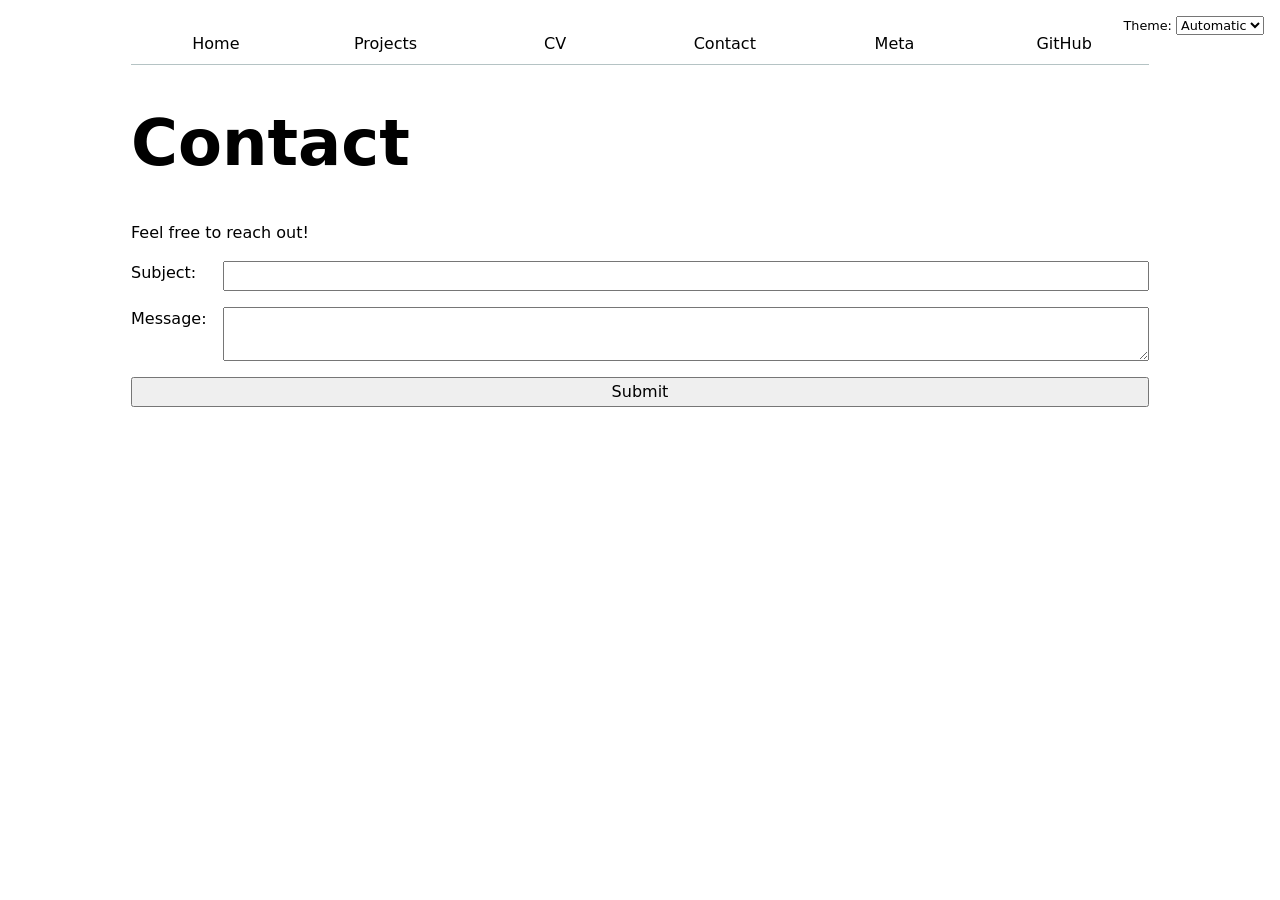
<file: contact/index.html>
<!DOCTYPE html>
<html lang="en">
<head>
    <meta charset="UTF-8">
    <meta name="viewport" content="width=device-width, initial-scale=1.0">
    <title>Contact - David Oh</title>
    <link rel="stylesheet" href="../style.css">
    <script type="module" src="../global.js"></script>
</head>
<body>

    <h1>Contact</h1>
    <p>Feel free to reach out!</p>

    <form action="mailto:dho001@ucsd.edu">
        <label>
            Subject:
            <input name="subject">
        </label>
        
        <label>
            Message:
            <textarea name="body"></textarea>
        </label>
        
        <button>Submit</button>
    </form>
</body>
</html>
</file>
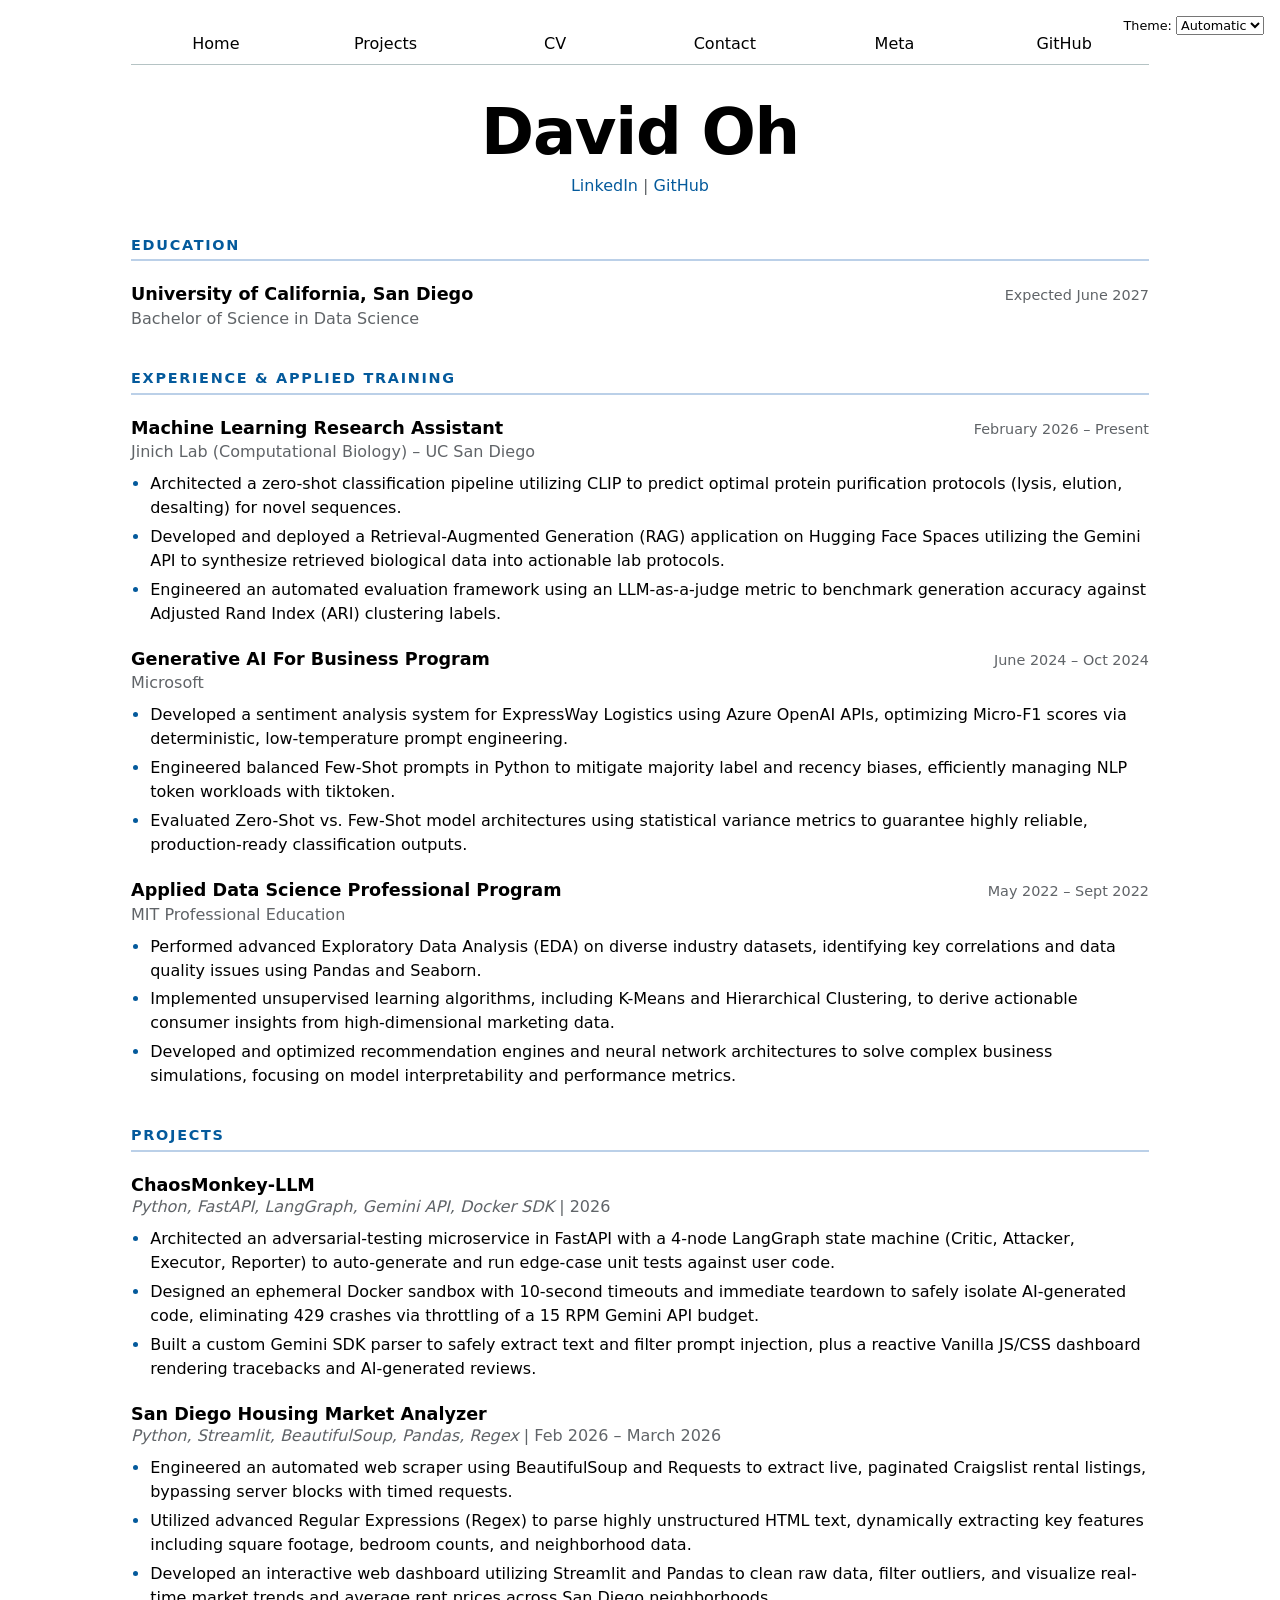
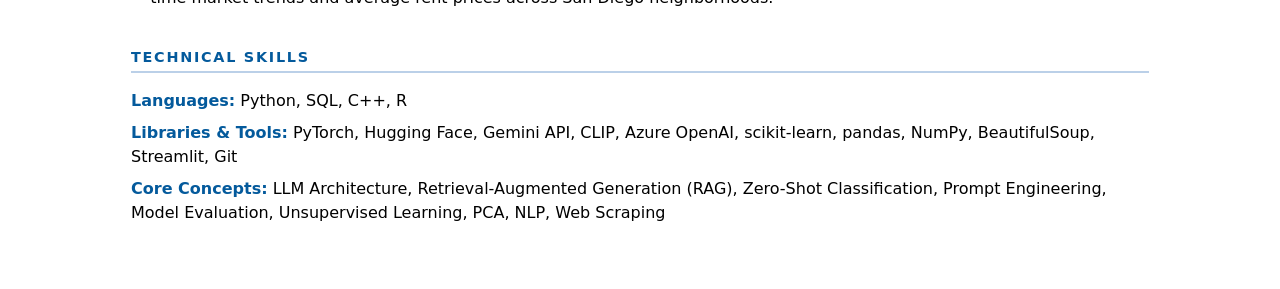
<file: cv/index.html>
<!DOCTYPE html>
<html lang="en">
<head>
    <meta charset="UTF-8">
    <meta name="viewport" content="width=device-width, initial-scale=1.0">
    <title>David Oh - Resume</title>
    <link rel="stylesheet" href="../style.css">
    <script type="module" src="../global.js"></script>
</head>
<body class="cv">

    <header>
        <h1>David Oh</h1>
        <p> 
            <a href="https://www.linkedin.com/in/david-oh-5b169a249" target="_blank">LinkedIn</a> | 
            <a href="https://github.com/hohdavid" target="_blank">GitHub</a>
        </p>
    </header>

    <hr>

    <section>
        <h2>Education</h2>
        <article>
            <header>
                <h3>University of California, San Diego</h3>
                <p>Bachelor of Science in Data Science</p>
                <p>Expected <time datetime="2027-06">June 2027</time></p>
            </header>
        </article>
    </section>

    <hr>

    <section>
        <h2>Experience & Applied Training</h2>
        
        <article>
            <header>
                <h3>Machine Learning Research Assistant</h3>
                <p>Jinich Lab (Computational Biology) – UC San Diego</p>
                <p><time datetime="2026-02">February 2026</time> – Present</p>
            </header>
            <ul>
                <li>Architected a zero-shot classification pipeline utilizing CLIP to predict optimal protein purification protocols (lysis, elution, desalting) for novel sequences.</li>
                <li>Developed and deployed a Retrieval-Augmented Generation (RAG) application on Hugging Face Spaces utilizing the Gemini API to synthesize retrieved biological data into actionable lab protocols.</li>
                <li>Engineered an automated evaluation framework using an LLM-as-a-judge metric to benchmark generation accuracy against Adjusted Rand Index (ARI) clustering labels.</li>
            </ul>
        </article>

        <article>
            <header>
                <h3>Generative AI For Business Program</h3>
                <p>Microsoft</p>
                <p><time datetime="2024-06">June 2024</time> – <time datetime="2024-10">Oct 2024</time></p>
            </header>
            <ul>
                <li>Developed a sentiment analysis system for ExpressWay Logistics using Azure OpenAI APIs, optimizing Micro-F1 scores via deterministic, low-temperature prompt engineering.</li>
                <li>Engineered balanced Few-Shot prompts in Python to mitigate majority label and recency biases, efficiently managing NLP token workloads with tiktoken.</li>
                <li>Evaluated Zero-Shot vs. Few-Shot model architectures using statistical variance metrics to guarantee highly reliable, production-ready classification outputs.</li>
            </ul>
        </article>

        <article>
            <header>
                <h3>Applied Data Science Professional Program</h3>
                <p>MIT Professional Education</p>
                <p><time datetime="2022-05">May 2022</time> – <time datetime="2022-09">Sept 2022</time></p>
            </header>
            <ul>
                <li>Performed advanced Exploratory Data Analysis (EDA) on diverse industry datasets, identifying key correlations and data quality issues using Pandas and Seaborn.</li>
                <li>Implemented unsupervised learning algorithms, including K-Means and Hierarchical Clustering, to derive actionable consumer insights from high-dimensional marketing data.</li>
                <li>Developed and optimized recommendation engines and neural network architectures to solve complex business simulations, focusing on model interpretability and performance metrics.</li>
            </ul>
        </article>
    </section>

    <hr>

    <section>
        <h2>Projects</h2>
        
        <article>
            <header>
                <h3>ChaosMonkey-LLM</h3>
                <p><em>Python, FastAPI, LangGraph, Gemini API, Docker SDK</em> | <time datetime="2026">2026</time></p>
            </header>
            <ul>
                <li>Architected an adversarial-testing microservice in FastAPI with a 4-node LangGraph state machine (Critic, Attacker, Executor, Reporter) to auto-generate and run edge-case unit tests against user code.</li>
                <li>Designed an ephemeral Docker sandbox with 10-second timeouts and immediate teardown to safely isolate AI-generated code, eliminating 429 crashes via throttling of a 15 RPM Gemini API budget.</li>
                <li>Built a custom Gemini SDK parser to safely extract text and filter prompt injection, plus a reactive Vanilla JS/CSS dashboard rendering tracebacks and AI-generated reviews.</li>
            </ul>
        </article>

        <article>
            <header>
                <h3>San Diego Housing Market Analyzer</h3>
                <p><em>Python, Streamlit, BeautifulSoup, Pandas, Regex</em> | <time datetime="2026-02">Feb 2026</time> – <time datetime="2026-03">March 2026</time></p>
            </header>
            <ul>
                <li>Engineered an automated web scraper using BeautifulSoup and Requests to extract live, paginated Craigslist rental listings, bypassing server blocks with timed requests.</li>
                <li>Utilized advanced Regular Expressions (Regex) to parse highly unstructured HTML text, dynamically extracting key features including square footage, bedroom counts, and neighborhood data.</li>
                <li>Developed an interactive web dashboard utilizing Streamlit and Pandas to clean raw data, filter outliers, and visualize real-time market trends and average rent prices across San Diego neighborhoods.</li>
            </ul>
        </article>
    </section>

    <hr>

    <section>
        <h2>Technical Skills</h2>
        <ul>
            <li><strong>Languages:</strong> Python, SQL, C++, R</li>
            <li><strong>Libraries & Tools:</strong> PyTorch, Hugging Face, Gemini API, CLIP, Azure OpenAI, scikit-learn, pandas, NumPy, BeautifulSoup, Streamlit, Git</li>
            <li><strong>Core Concepts:</strong> LLM Architecture, Retrieval-Augmented Generation (RAG), Zero-Shot Classification, Prompt Engineering, Model Evaluation, Unsupervised Learning, PCA, NLP, Web Scraping</li>
        </ul>
    </section>

</body>
</html>
</file>
<file: style.css>
html {
  --color-accent: oklch(46% 32% 250);
  accent-color: var(--color-accent);
  color-scheme: light dark;
}

body {

  font: 100%/1.5 system-ui;
  max-width: 100ch;
  margin-inline: auto;
  padding: 1em;
}

nav {
  --border-color: oklch(50% 10% 200 / 40%);
  display: flex;
  margin-bottom: 1em;
  border-bottom: 1px solid var(--border-color);
}

nav a {
  flex: 1;
  text-decoration: none;
  color: inherit;
  text-align: center;
  padding: 0.5em;
}

nav a.current {
  border-bottom: 0.4em solid var(--border-color);
  padding-bottom: 0.1em;
}

nav a:hover {
  border-bottom: 0.4em solid var(--color-accent);
  padding-bottom: 0.1em;
  background-color: color-mix(in oklch, var(--color-accent), canvas 85%);
}

input,
textarea,
button,
select {
  font: inherit;
}

.color-scheme {
  position: absolute;
  top: 1rem;
  right: 1rem;
  font-size: 80%;
}

form {
  display: grid;
  grid-template-columns: auto 1fr;
  gap: 1em;
}

form label {
  display: grid;
  grid-template-columns: subgrid;
  grid-column: 1 / -1;
}

form button {
  grid-column: 1 / -1;
}

.projects {
  display: grid;
  grid-template-columns: repeat(auto-fill, minmax(15em, 1fr));
  gap: 1em;
}

.projects article {
  display: grid;
  grid-template-rows: subgrid;
  grid-row: span 3;
}

.projects h2 {
  margin: 0;
}

.projects img {
  width: 100%;
  height: auto;
  border-radius: 0.5em;
}

.project-year {
  margin-top: 0.25em;
  font-family: Baskerville, serif;
  font-variant-numeric: oldstyle-nums;
  font-style: italic;
  color: oklch(50% 2% 250);
}

#projects-pie-plot {
  flex: 0 1 20em;
  min-width: 8em;
  max-width: 20em;
  overflow: visible;

  &:has(path:hover) {
    path:not(:hover) {
      opacity: 0.5;
    }
  }

  path {
    transition: 300ms;
    cursor: pointer;
  }
}

.selected {
  --color: oklch(60% 45% 0) !important;

  &:is(path) {
    fill: var(--color);
  }
}

.container {
  display: flex;
  align-items: center;
  gap: 2em;
  margin-block: 2em;
}

.legend {
  flex: 1;
  display: grid;
  grid-template-columns: repeat(auto-fill, minmax(9em, 1fr));
  gap: 1em;
  margin: 0;
  padding: 1em;
  list-style: none;
  border: 1px solid oklch(80% 3% 200);
  border-radius: 0.5em;
}

.legend-item {
  cursor: pointer;
  display: flex;
  align-items: center;
  gap: 0.5em;
}

.legend-item em {
  color: oklch(50% 2% 250);
}

.searchBar {
  display: block;
  width: 100%;
  box-sizing: border-box;
  margin-block: 0 2em;
  padding: 0.5em 0.75em;
  font: inherit;
  border: 1px solid oklch(80% 3% 200);
  border-radius: 0.5em;
}

.swatch {
  display: inline-block;
  width: 1em;
  aspect-ratio: 1 / 1;
  border-radius: 50%;
  background-color: var(--color);
}

h1,
h2,
h3,
h4,
h5,
h6 {
  line-height: 1.1;
  text-wrap: balance;
}

h1 {
  font-size: 400%;
}

.cv {
  --color-muted: oklch(50% 2% 250);
}

.cv > header {
  text-align: center;
}

.cv > header h1 {
  margin-block: 0.5em 0.1em;
  letter-spacing: -0.02em;
}

.cv > header p {
  margin: 0;
  color: var(--color-muted);
}

.cv > header a {
  color: var(--color-accent);
  text-decoration: none;
}

.cv > header a:hover {
  text-decoration: underline;
}

.cv hr {
  display: none;
}

.cv section {
  margin-block: 2.5em;
}

.cv h2 {
  font-size: 90%;
  text-transform: uppercase;
  letter-spacing: 0.12em;
  color: var(--color-accent);
  padding-bottom: 0.4em;
  border-bottom: 2px solid oklch(from var(--color-accent) 85% 10% h);
}

.cv article {
  margin-block: 1.5em;
}

.cv article header {
  display: grid;
  grid-template-columns: 1fr auto;
  column-gap: 1em;
  align-items: baseline;
}

.cv article h3 {
  margin: 0;
  font-size: 110%;
}

.cv article header p {
  margin: 0;
  grid-column: 1 / -1;
  color: var(--color-muted);
}

.cv article header p:nth-of-type(2) {
  grid-row: 1;
  grid-column: 2;
  font-size: 90%;
  font-variant-numeric: tabular-nums;
}

.cv article ul {
  margin-block: 0.5em 0;
  padding-left: 1.2em;
}

.cv article li {
  margin-block: 0.3em;
}

.cv article li::marker {
  color: var(--color-accent);
}

.cv section > ul {
  list-style: none;
  padding: 0;
}

.cv section > ul li {
  margin-block: 0.5em;
}

.cv section > ul strong {
  color: var(--color-accent);
}

#profile-stats dl {
  display: grid;
  grid-template-columns: repeat(4, 1fr);
  gap: 0.25em 1em;
  margin: 0;
  padding: 1em;
  text-align: center;
  border: 1px solid oklch(50% 10% 200 / 40%);
  border-radius: 0.5em;
}

#profile-stats dt {
  grid-row: 1;
  font-size: 80%;
  text-transform: uppercase;
  letter-spacing: 0.05em;
  color: oklch(50% 2% 250);
}

#profile-stats dd {
  grid-row: 2;
  margin: 0;
  font-size: 200%;
  font-weight: bold;
  color: var(--color-accent);
}

.stats {
  display: grid;
  grid-auto-flow: column;
  grid-auto-columns: minmax(0, 1fr);
  gap: 0.25em 1em;
  margin: 0;
  padding: 1em 0;
}

.stats dt {
  grid-row: 1;
  font-size: 80%;
  text-transform: uppercase;
  letter-spacing: 0.05em;
  color: oklch(50% 2% 250);
}

.stats dd {
  grid-row: 2;
  margin: 0;
  font-size: 250%;
  font-weight: 300;
}

.gridlines .tick line {
  stroke: oklch(50% 2% 250 / 25%);
}

.gridlines .domain {
  display: none;
}

dl.info {
  display: grid;
  grid-template-columns: auto 1fr;
  gap: 0.25em 1em;
  margin: 0;
  transition-duration: 500ms;
  transition-property: opacity, visibility;
}

dl.info dt {
  grid-column: 1;
  font-size: 85%;
  color: oklch(50% 2% 250);
}

dl.info dd {
  grid-column: 2;
  margin: 0;
  font-weight: 500;
}

dl.info[hidden]:not(:hover, :focus-within) {
  opacity: 0;
  visibility: hidden;
}

.tooltip {
  position: fixed;
  top: 1em;
  left: 1em;
  z-index: 10;
  padding: 0.75em 1em;
  background-color: color-mix(in oklch, canvas 85%, transparent);
  backdrop-filter: blur(6px);
  border: 1px solid oklch(50% 10% 200 / 25%);
  border-radius: 0.5em;
  box-shadow: 0 0.25em 1em oklch(0% 0% 0 / 15%);
}

circle {
  transition: 200ms;
  transform-origin: center;
  transform-box: fill-box;

  /* Give newly added circles a start state so they grow in */
  @starting-style {
    r: 0;
  }
}

circle:hover {
  transform: scale(1.5);
}

@keyframes marching-ants {
  to {
    stroke-dashoffset: -8; /* 5 + 3 */
  }
}

.selection {
  fill-opacity: 0.1;
  stroke: currentColor;
  stroke-opacity: 0.7;
  stroke-dasharray: 5 3;
  animation: marching-ants 2s linear infinite;
}

circle.selected {
  fill: #ff6b6b;
}

#language-breakdown dd {
  font-size: 120%;
}

#commit-slider {
  margin-block: 1.5em;

  label {
    display: flex;
    align-items: center;
    gap: 1em;
  }

  input[type="range"] {
    flex: 1;
  }

  /* Date sits on its own line, right-aligned under the slider */
  time {
    display: block;
    text-align: right;
    margin-top: 0.5em;
  }
}

#files {
  display: grid;
  grid-template-columns: 1fr 3fr;
  row-gap: 1.5em;
  margin-block: 1.5em;

  > div {
    grid-column: 1 / -1;
    display: grid;
    grid-template-columns: subgrid;
  }

  dt {
    grid-column: 1;
  }

  small {
    display: block;
    margin-top: 0.25em;
    font-size: 85%;
    opacity: 0.6;
  }

  dd {
    grid-column: 2;
    display: flex;
    flex-wrap: wrap;
    align-items: start;
    align-content: start;
    gap: 0.25em;
    padding-top: 0.4em;
    margin-left: 0;
  }
}

.loc {
  display: flex;
  width: 0.6em;
  aspect-ratio: 1;
  background: var(--color);
  border-radius: 50%;
}

#scrolly-1 {
  position: relative;
  display: flex;
  gap: 1rem;

  > * {
    flex: 1;
  }
}

#scatter-story {
  position: relative;
  /* Room below the last step so it can still scroll past the middle of the
     screen (where Scrollama triggers) on tall windows */
  padding-bottom: 50vh;
}

#scatter-plot {
  position: sticky;
  top: 0;
  left: 0;
  bottom: auto;
  height: 50vh;

  /* Smaller stats so all six fit in the half-width column */
  #stats .stats {
    padding-top: 0.5em;

    dt {
      font-size: 70%;
    }

    dd {
      font-size: 175%;
    }
  }

  h3 {
    margin-block: 0.5em;
  }
}

/* Space the commit descriptions out so each one gets its own scroll step */
#scatter-story .step {
  padding-bottom: 1em;
}
</file>
